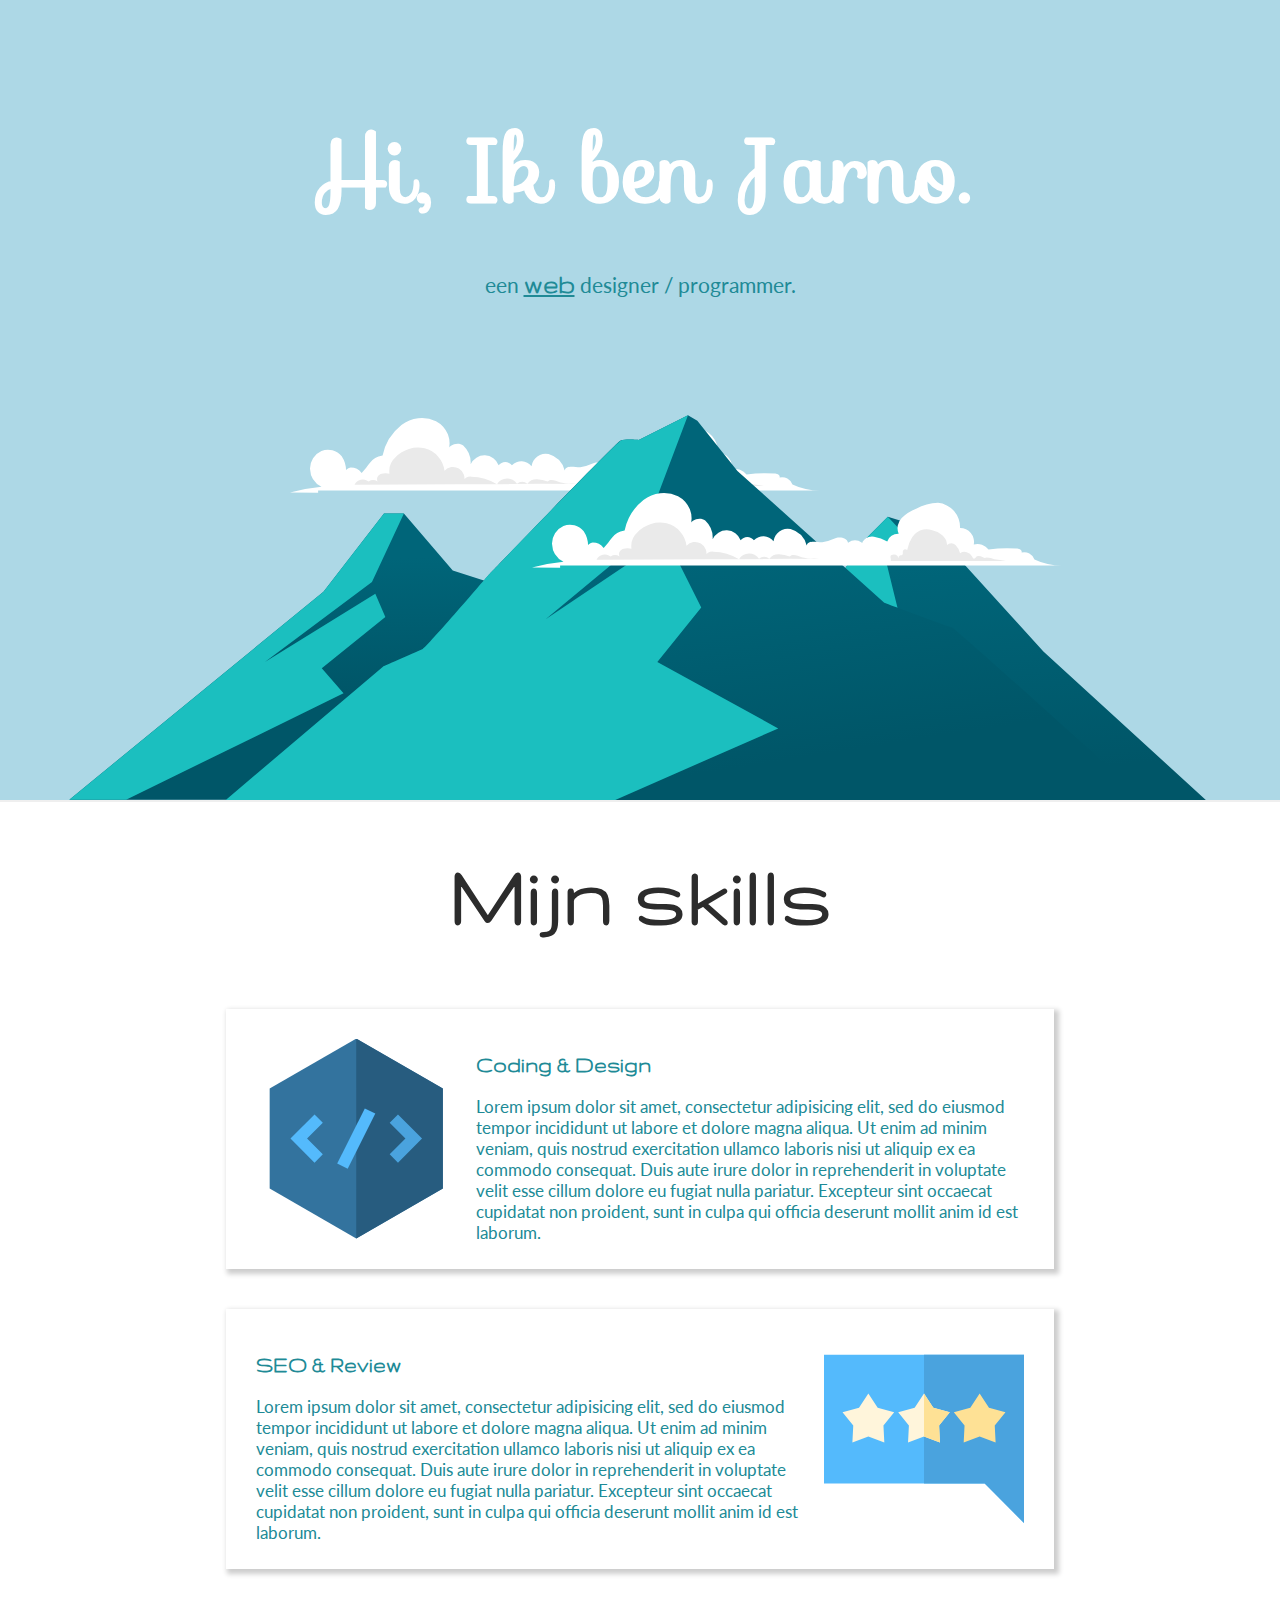
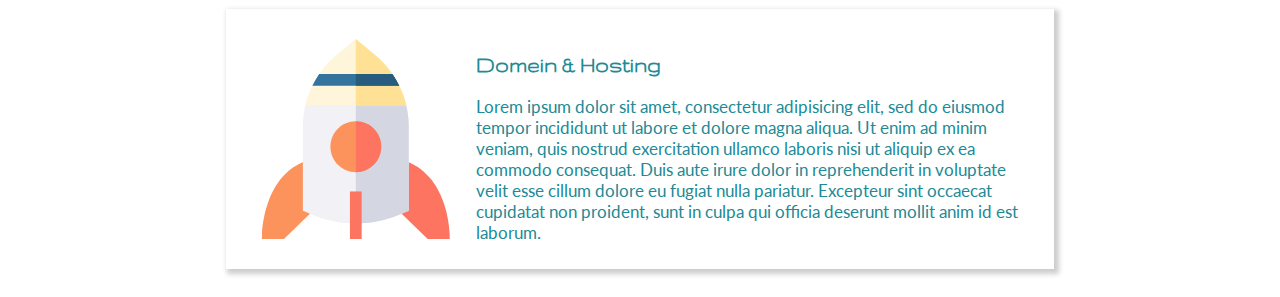
<file: Index.html>
<!DOCTYPE html>
<html>
	<head>
		<meta charset="utf-8">
		<meta name="viewport" content="width=device-width, initial-scale=1">
		<meta name="description" content="Portfolio Website for Webdevelopment by JTK Media">
		<meta name="keywords" content="HTML, CSS, PHP, JavaScript">
		<meta name="author" content="Jarno Korteschiel, JTKMedia">

		<title>Jarno Korteschiel - JTK Media</title>

		<link rel="icon" href="img/favicon.ico">
		<link rel="stylesheet" href="css/index.css">
		<link href="https://fonts.googleapis.com/css?family=Sofia|Gruppo|Lato:300&display=swap" rel="stylesheet">
	</head>
	
	<body>
		<!-- HEADER -->
		<div id="header">
			<h1 class="headerTitle">Hi, Ik ben Jarno.</h1>
			<p class="intro">een <span class="web">web</span> designer / programmer.</p>
			<div class="imageHolder">
				<img class="cloudLeft" src="img/cloud.svg">
				<img class="cloudRight" src="img/cloud.svg">
				<img class="mountainLeft" src="img/mountain-left.svg">
				<img class="mountainMid" src="img/mountain-mid.svg">
				<img class="mountainRight" src="img/mountain-right.svg">
			</div>
		</div>

		<!-- CONTENT -->
		<div id="content">
			<div class="skills">
				<h1 class="skillHeader">Mijn skills</h1>
				<a href="index.html">
					<div class="skillRow">
						<img class="textIcon iconLeft" src="img/coding.svg">
						<h2 class="skillTitle">Coding & Design</h2>
						<p class="skillText">Lorem ipsum dolor sit amet, consectetur adipisicing elit, sed do eiusmod
						tempor incididunt ut labore et dolore magna aliqua. Ut enim ad minim veniam,
						quis nostrud exercitation ullamco laboris nisi ut aliquip ex ea commodo
						consequat. Duis aute irure dolor in reprehenderit in voluptate velit esse
						cillum dolore eu fugiat nulla pariatur. Excepteur sint occaecat cupidatat non
						proident, sunt in culpa qui officia deserunt mollit anim id est laborum.</p>
					</div>
				</a>
				<div class="clear"></div>
				<a href="index.html">
					<div class="skillRow">
						<img class="textIcon iconRight" src="img/seo.svg">
						<h2 class="skillTitle">SEO & Review</h2>
						<p class="skillText">Lorem ipsum dolor sit amet, consectetur adipisicing elit, sed do eiusmod
						tempor incididunt ut labore et dolore magna aliqua. Ut enim ad minim veniam,
						quis nostrud exercitation ullamco laboris nisi ut aliquip ex ea commodo
						consequat. Duis aute irure dolor in reprehenderit in voluptate velit esse
						cillum dolore eu fugiat nulla pariatur. Excepteur sint occaecat cupidatat non
						proident, sunt in culpa qui officia deserunt mollit anim id est laborum.</p>
					</div>
				</a>
				<div class="clear"></div>
					<a href="index.html">
						<div class="skillRow">
							<img class="textIcon iconLeft" src="img/rocket.svg">
							<h2 class="skillTitle">Domein & Hosting</h2>
							<p class="skillText">Lorem ipsum dolor sit amet, consectetur adipisicing elit, sed do eiusmod
							tempor incididunt ut labore et dolore magna aliqua. Ut enim ad minim veniam,
							quis nostrud exercitation ullamco laboris nisi ut aliquip ex ea commodo
							consequat. Duis aute irure dolor in reprehenderit in voluptate velit esse
							cillum dolore eu fugiat nulla pariatur. Excepteur sint occaecat cupidatat non
							proident, sunt in culpa qui officia deserunt mollit anim id est laborum.</p>
						</div>
					</a>
				<div class="clear"></div>
			</div>
			<div id="contact">
				<form class="contactForm" action="index.html" method="post">
					<table>
						<tr>
							<td></td>
							<td></td>
						</tr>
						<tr>
							<td></td>
							<td></td>
						</tr>
						<tr>
							<td></td>
							<td></td>
						</tr>
					</table>
				</form>
			</div>
		</div>

		<!-- FOOTER -->
		<div class="footer">
			
		</div>
	</body>
<html>
</file>
<file: css/index.css>
/* ******************************************************** */
/*						RESET VALUES						*/
/* ******************************************************** */
* {
	margin: 0px;
	padding: 0px;
	font-family: 'Lato', cursive;
	font-size: 1.03rem;
}
.clear {
	clear: both;
}


/* ******************************************************** */
/*						TAG SELECTORS						*/
/* ******************************************************** */
a {
	text-decoration: none;
	color: #208a96;
}
h1.headerTitle {
	font-family: 'Sofia', cursive;
	font-size: 90px;
	color: #ffffff;
	margin: 10px;
	margin-top: 0px;
	padding: 10px 0px;
	padding-top: 100px;
}
h1.skillHeader {
	font-family: 'Gruppo', cursive;
	font-size: 90px;
	color: #2c2c2c;
	margin: 10px;
	margin-top: 0px;
	padding: 50px 0px;
	text-align: center;
}
h2.skillTitle {
	margin-top: 15px;
	font-size: 1.4rem;
}
h2, h3, h4, h5, h6 {
	font-family: 'Gruppo', cursive;
}
p.intro {
	color: #208a96;
	font-size: 1.25rem;
	margin: 10px 30px;
	padding: 10px 0px 10px 0px;
}
p.skillText {
	padding-top: 20px;
	color: #208a96;
}
span.web {
	font-family: Gruppo, cursive;
	font-weight: 600;
	text-decoration: underline;
	font-size: 1.7rem;
}

/* ******************************************************** */
/*						ID SELECTORS	 					*/
/* ******************************************************** */
#header {
	background-color: lightblue;
	text-align: center;
	height: 800px;
	border-bottom: 2px solid #efefef;
}
#content {

}
#contact {

}

/* ******************************************************** */
/*						CLASS SELECTORS						*/
/* ******************************************************** */
.imageHolder {
	height: 491px;
	width: 1200px;
	margin: 0px auto;
	position: relative;
	bottom: 0px;
}
.cloudLeft {
	height: 75px;
	position: absolute;
	top: 100px;
	left: 250px;
	z-index: 0;
}
.cloudRight {
	height: 75px;
	position: absolute;
	top: 175px;
	right: 175px;
	z-index: 3;
}
.mountainLeft {
	height: 300px;
	position: absolute;
	bottom: 1px;
	left: 2%;
	z-index: 1;
}
.mountainMid {
	height: 400px;
	position: absolute;
	bottom: 0px;
	left: 15%;
	z-index: 2;
}
.mountainRight {
	height: 300px;
	position: absolute;
	bottom: -1px;
	right: 2%;
	z-index: 1;
}
.skillRow {
	margin: 20px auto;
	padding: 30px;
	height: 200px;
	width: 60%;
	/*border: solid 1px #1c1c1c;*/
	text-align: left;
	box-shadow: 3px 3px 5px 2px rgba(0, 0, 0, 0.2);
}
.textIcon {
	height: 200px;
}
.iconLeft {
	float: left;
	margin-right: 20px;
}
.iconRight {
	float: right;
	margin-left: 20px;
}
</file>
